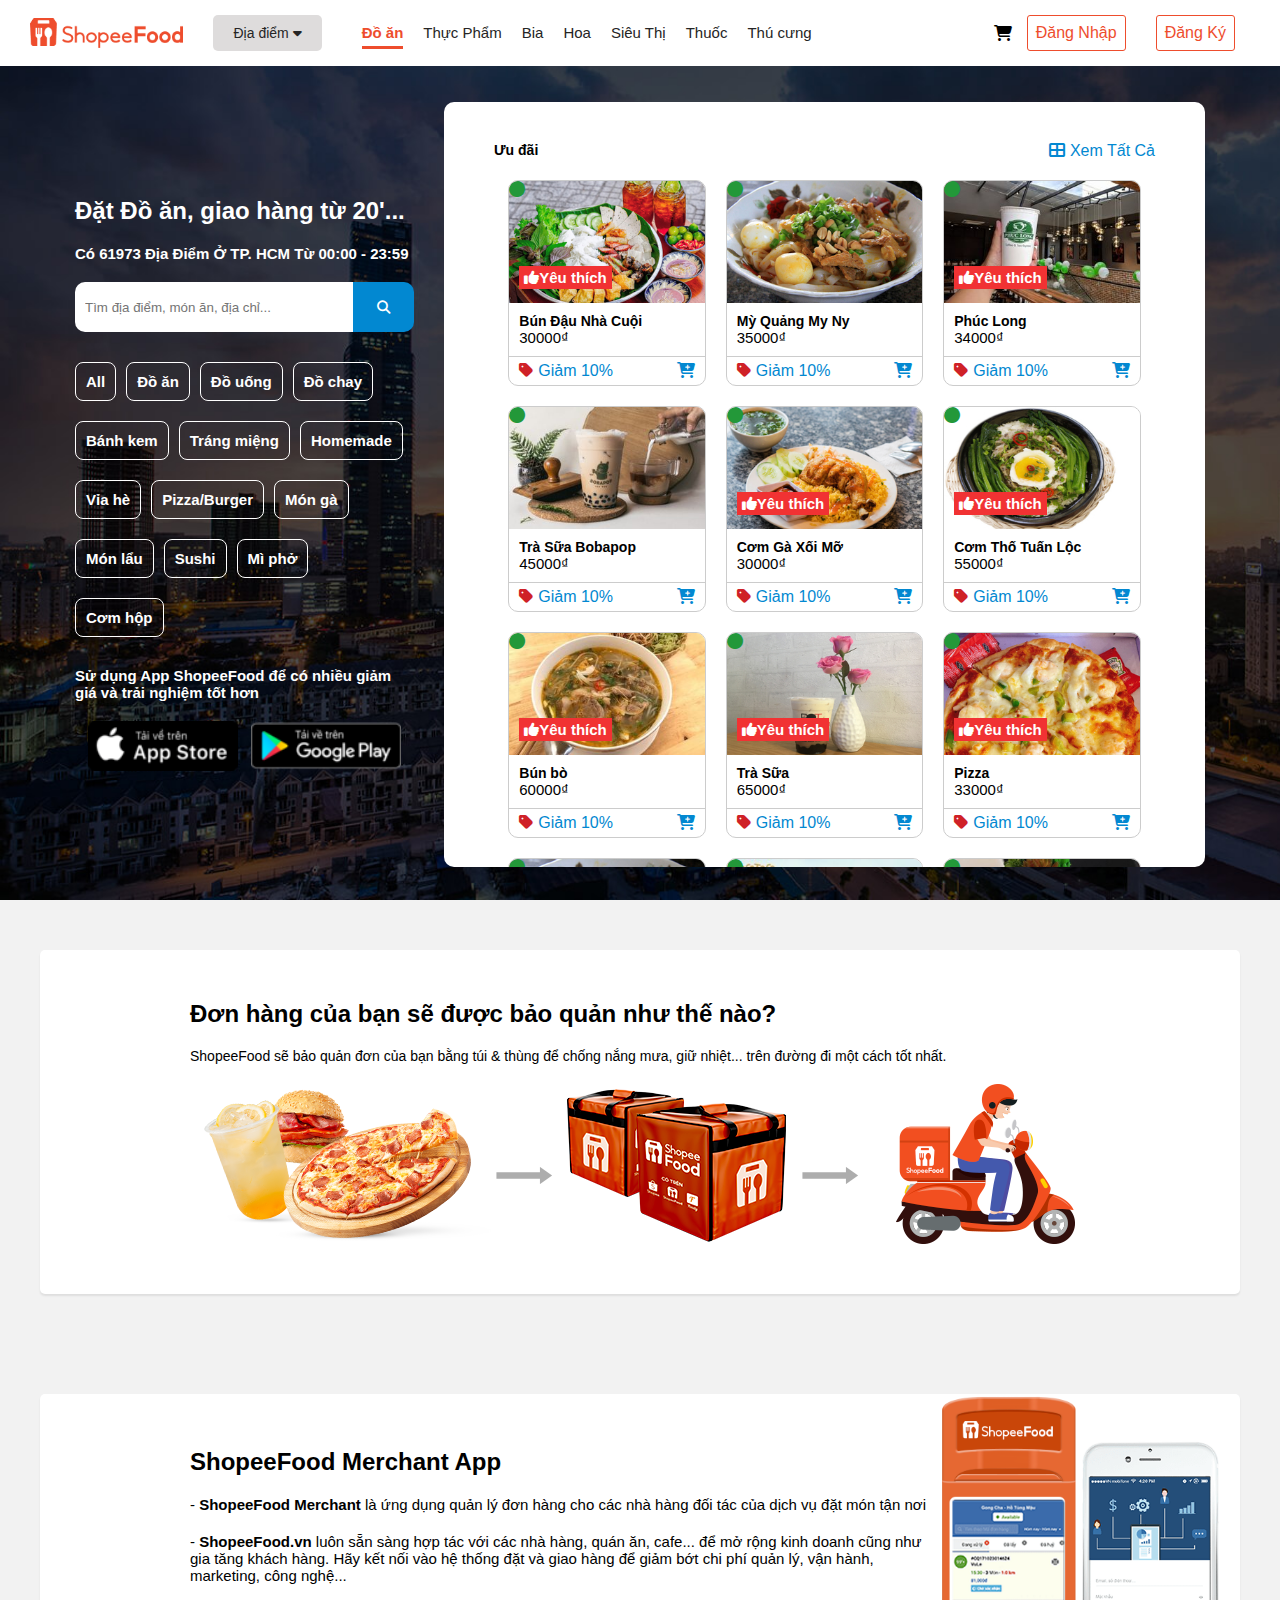
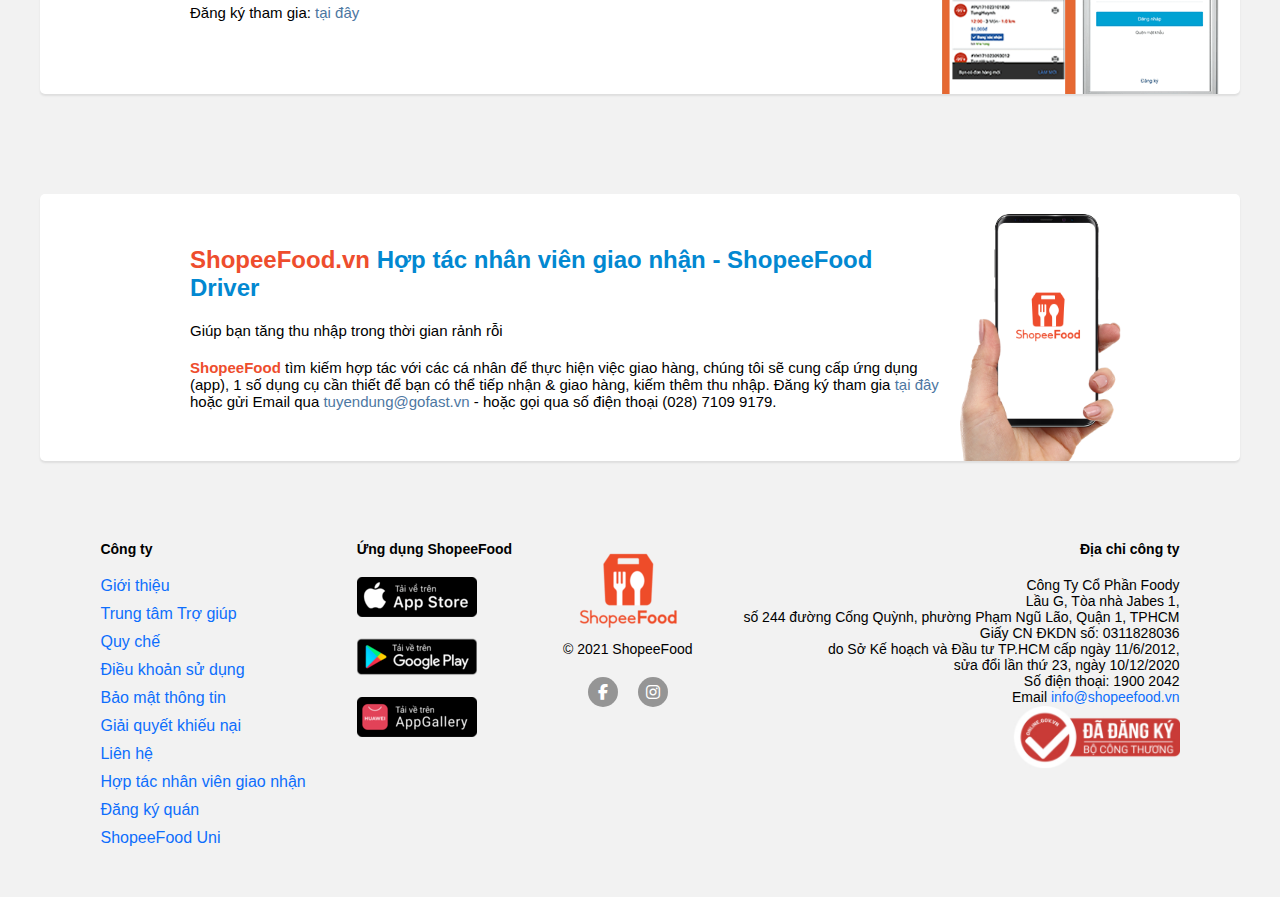
<file: index.html>
<!DOCTYPE html>
<html lang="en">

<head>
  <meta charset="UTF-8" />
  <meta http-equiv="X-UA-Compatible" content="IE=edge" />
  <meta name="viewport" content="width=device-width, initial-scale=1.0" />
  <title>Shoppe Food</title>
  <link rel="stylesheet" href="https://cdnjs.cloudflare.com/ajax/libs/font-awesome/6.1.1/css/all.min.css" />
  <link rel="stylesheet" href="./assets/styles/reset.css" />
  <link rel="stylesheet" href="./assets/styles/index.css" />
</head>

<body>
  <div class="wrapper">
    <nav class="navbar">
      <div class="navbar--container">
        <div class="navbar--left">
          <div class="navbar__logo" href="#">
            <a href="./index.html"><img src="./assets/images/shopeefoodvn.png" alt="logo" /></a>
          </div>
          <a class="navbar__location" href="#">
            Địa điểm
            <i class="fa-solid fa-caret-down"></i>
          </a>
          <ul class="navbar--categories">
            <li class="nav--item">
              <a class="nav--link active" href="index.html">Đồ ăn</a>
            </li>
            <li class="nav--item">
              <a class="nav--link" href="#">Thực Phẩm</a>
            </li>
            <li class="nav--item">
              <a class="nav--link" href="#">Bia</a>
            </li>
            <li class="nav--item">
              <a class="nav--link" href="#">Hoa</a>
            </li>
            <li class="nav--item">
              <a class="nav--link" href="#">Siêu Thị</a>
            </li>
            <li class="nav--item">
              <a class="nav--link" href="#">Thuốc</a>
            </li>
            <li class="nav--item">
              <a class="nav--link" href="#">Thú cưng</a>
            </li>
          </ul>
        </div>
        <div class="navbar--right">
          <i class="fas fa-shopping-cart" style="cursor: pointer;"></i>
          <div class="login">
            <a href="./login.html" class="login--btn">Đăng Nhập</a>
          </div>
          <div class="login">
            <a href="./register.html" class="login--btn">Đăng Ký</a>
          </div>
          <div class="navbar__menu--toggle">
            <i class="fa-solid fa-bars"></i>
          </div>
        </div>
      </div>
    </nav>

    <section class="main__banner">
      <div class="main__banner--content">
        <div class="main__banner--search">
          <h1>Đặt Đồ ăn, giao hàng từ 20'...</h1>
          <h3 class="my-20">Có 61973 Địa Điểm Ở TP. HCM Từ 00:00 - 23:59</h3>
          <div class="main__banner--input">
            <input type="text" placeholder="Tìm địa điểm, món ăn, địa chỉ..." />
            <button class="btn-primary" type="button">
              <i class="fas fa-search"></i>
            </button>
          </div>
          <div class="main__list--search">
            <div class="main__list--item">
              <h3>All</h3>
            </div>
            <div class="main__list--item">
              <h3>Đồ ăn</h3>
            </div>
            <div class="main__list--item">
              <h3>Đồ uống</h3>
            </div>
            <div class="main__list--item">
              <h3>Đồ chay</h3>
            </div>
            <div class="main__list--item">
              <h3>Bánh kem</h3>
            </div>
            <div class="main__list--item">
              <h3>Tráng miệng</h3>
            </div>
            <div class="main__list--item">
              <h3>Homemade</h3>
            </div>
            <div class="main__list--item">
              <h3>Vỉa hè</h3>
            </div>
            <div class="main__list--item">
              <h3>Pizza/Burger</h3>
            </div>
            <div class="main__list--item">
              <h3>Món gà</h3>
            </div>
            <div class="main__list--item">
              <h3>Món lẩu</h3>
            </div>
            <div class="main__list--item">
              <h3>Sushi</h3>
            </div>
            <div class="main__list--item">
              <h3>Mì phở</h3>
            </div>
            <div class="main__list--item">
              <h3>Cơm hộp</h3>
            </div>
          </div>
          <h3 class="my-20">
            Sử dụng App ShopeeFood để có nhiều giảm giá và trải nghiệm tốt hơn
          </h3>
          <div class="main__banner--app">
            <div>
              <a href="#!"><img class="app" src="./assets/images/AppStore-vn.png" alt="appstore" /></a>
            </div>
            <div>
              <a href="#!"><img class="app" src="./assets/images/PlayStore-vn.png" alt="playstore" /></a>
            </div>
          </div>
        </div>
        <div class="main__banner--restaurant">
          <div class="main__banner--endow">
            <h5>Ưu đãi</h5>
            <a href="#!"><i class="fas fa-th-large"></i>Xem Tất Cả</a>
          </div>
          <div class="main__banner--item">
            <i class="fas fa-circle stocking"></i>
            <h3 class="favorite"><i class="fas fa-thumbs-up"></i>Yêu thích</h3>
            <img src="./assets/images/items/bun-dau.jpg" alt="item" />
            <div class="name-and-address">
              <h5 title="Bún Đậu Nhà Cuội">Bún Đậu Nhà Cuội</h5>
              <h4>
                <span>30000₫</span>
              </h4>
            </div>
            <div class="discount text-blue">
              <div><i class="fas fa-tag icon-discount"></i>Giảm 10%</div>
              <div>
                <i class="fas fa-cart-plus mx-2"></i>
              </div>
            </div>
          </div>
          <div class="main__banner--item">
            <i class="fas fa-circle stocking"></i>
            <img src="./assets/images/items/mi-quang.jpg" alt="item" />
            <div class="name-and-address">
              <h5 title="Mỳ Quảng My Ny">Mỳ Quảng My Ny</h5>
              <h4>
                <span>35000₫</span>
              </h4>
            </div>
            <div class="discount text-blue">
              <div><i class="fas fa-tag icon-discount"></i>Giảm 10%</div>
              <div>
                <i class="fas fa-cart-plus mx-2"></i>
              </div>
            </div>
          </div>
          <div class="main__banner--item">
            <i class="fas fa-circle stocking"></i>
            <h3 class="favorite"><i class="fas fa-thumbs-up mx-1"></i>Yêu thích</h3>
            <img src="./assets/images/items/phuc-long.jpg" alt="item" />
            <div class="name-and-address">
              <h5 title="Phúc Long">Phúc Long</h5>
              <h4>
                <span>34000₫</span>
              </h4>
            </div>
            <div class="discount text-blue">
              <div><i class="fas fa-tag icon-discount"></i>Giảm 10%</div>
              <div>
                <i class="fas fa-cart-plus mx-2"></i>
              </div>
            </div>
          </div>
          <div class="main__banner--item">
            <i class="fas fa-circle stocking"></i>
            <img src="./assets/images/items/tra-sua.jpeg" alt="item" />
            <div class="name-and-address">
              <h5 title="Trà Sữa Bobapop">Trà Sữa Bobapop</h5>
              <h4>
                <span>45000₫</span>
              </h4>
            </div>
            <div class="discount text-blue">
              <div><i class="fas fa-tag icon-discount"></i>Giảm 10%</div>
              <div>
                <i class="fas fa-cart-plus mx-2"></i>
              </div>
            </div>
          </div>
          <div class="main__banner--item">
            <i class="fas fa-circle stocking"></i>
            <h3 class="favorite"><i class="fas fa-thumbs-up mx-1"></i>Yêu thích</h3>
            <img src="./assets/images/items/com-xoi.jpg" alt="item" />
            <div class="name-and-address">
              <h5 title="Cơm Gà Xối Mỡ">Cơm Gà Xối Mỡ</h5>
              <h4>
                <span>30000₫</span>
              </h4>
            </div>
            <div class="discount text-blue">
              <div><i class="fas fa-tag icon-discount"></i>Giảm 10%</div>
              <div>
                <i class="fas fa-cart-plus mx-2"></i>
              </div>
            </div>
          </div>
          <div class="main__banner--item">
            <i class="fas fa-circle stocking"></i>
            <h3 class="favorite"><i class="fas fa-thumbs-up mx-1"></i>Yêu thích</h3>
            <img src="./assets/images/items/com-tho.jpg" alt="item" />
            <div class="name-and-address">
              <h5 title="Cơm Thố Tuấn Lộc">Cơm Thố Tuấn Lộc</h5>
              <h4>
                <span>55000₫</span>
              </h4>
            </div>
            <div class="discount text-blue">
              <div><i class="fas fa-tag icon-discount"></i>Giảm 10%</div>
              <div>
                <i class="fas fa-cart-plus mx-2"></i>
              </div>
            </div>
          </div>
          <div class="main__banner--item">
            <i class="fas fa-circle stocking"></i>
            <h3 class="favorite"><i class="fas fa-thumbs-up mx-1"></i>Yêu thích</h3>
            <img src="./assets/images/items/item1.jpg" alt="item" />
            <div class="name-and-address">
              <h5 title="Bún bò">Bún bò</h5>
              <h4>
                <span>60000₫</span>
              </h4>
            </div>
            <div class="discount text-blue">
              <div><i class="fas fa-tag icon-discount"></i>Giảm 10%</div>
              <div>
                <i class="fas fa-cart-plus mx-2"></i>
              </div>
            </div>
          </div>
          <div class="main__banner--item">
            <i class="fas fa-circle stocking"></i>
            <h3 class="favorite"><i class="fas fa-thumbs-up mx-1"></i>Yêu thích</h3>
            <img src="./assets/images/items/item2.jpg" alt="item" />
            <div class="name-and-address">
              <h5 title="Trà Sữa">Trà Sữa</h5>
              <h4>
                <span>65000₫</span>
              </h4>
            </div>
            <div class="discount text-blue">
              <div><i class="fas fa-tag icon-discount"></i>Giảm 10%</div>
              <div>
                <i class="fas fa-cart-plus mx-2"></i>
              </div>
            </div>
          </div>
          <div class="main__banner--item">
            <i class="fas fa-circle stocking"></i>
            <h3 class="favorite"><i class="fas fa-thumbs-up mx-1"></i>Yêu thích</h3>
            <img src="./assets/images/items/pizza.jpg" alt="item" />
            <div class="name-and-address">
              <h5 title="Pizza">Pizza</h5>
              <h4>
                <span>33000₫</span>
              </h4>
            </div>
            <div class="discount text-blue">
              <div><i class="fas fa-tag icon-discount"></i>Giảm 10%</div>
              <div>
                <i class="fas fa-cart-plus mx-2"></i>
              </div>
            </div>
          </div>
          <div class="main__banner--item">
            <i class="fas fa-circle stocking"></i>
            <h3 class="favorite"><i class="fas fa-thumbs-up mx-1"></i>Yêu thích</h3>
            <img src="./assets/images/items/mi-quang2.jpg" alt="item" />
            <div class="name-and-address">
              <h5 title="Mì Quảng">Mì Quảng</h5>
              <h4>
                <span>45000</span>
              </h4>
            </div>
            <div class="discount text-blue">
              <div><i class="fas fa-tag icon-discount"></i>Giảm 10%</div>
              <div>
                <i class="fas fa-cart-plus mx-2"></i>
              </div>
            </div>
          </div>
          <div class="main__banner--item">
            <i class="fas fa-circle stocking"></i>
            <h3 class="favorite"><i class="fas fa-thumbs-up mx-1"></i>Yêu thích</h3>
            <img src="./assets/images/items/tocotoco.jpg" alt="item" />
            <div class="name-and-address">
              <h5 title="Trà Sữa Tocotoco">Trà Sữa Tocotoco</h5>
              <h4>
                <span>46000₫</span>
              </h4>
            </div>
            <div class="discount text-blue">
              <div><i class="fas fa-tag icon-discount"></i>Giảm 10%</div>
              <div>
                <i class="fas fa-cart-plus mx-2"></i>
              </div>
            </div>
          </div>
          <div class="main__banner--item">
            <i class="fas fa-circle stocking"></i>
            <h3 class="favorite"><i class="fas fa-thumbs-up mx-1"></i>Yêu thích</h3>
            <img src="./assets/images/items/nuoc-xoai-ep.jpg" alt="item" />
            <div class="name-and-address">
              <h5 title="Nước Xoài Ép">Nước Xoài Ép</h5>
              <h4>
                <span>44000₫</span>
              </h4>
            </div>
            <div class="discount text-blue">
              <div><i class="fas fa-tag icon-discount"></i>Giảm 10%</div>
              <div>
                <i class="fas fa-cart-plus mx-2"></i>
              </div>
            </div>
          </div>
        </div>
      </div>
    </section>
    <div class="introduction__section">
      <section class="now__corporation">
        <div class="now__corporation--preservation">
          <h2>Đơn hàng của bạn sẽ được bảo quản như thế nào?</h2>
          <p class="my-20">
            ShopeeFood sẽ bảo quản đơn của bạn bằng túi & thùng để chống nắng
            mưa, giữ nhiệt... trên đường đi một cách tốt nhất.
          </p>
          <div>
            <img src="./assets/images/Box-food-preservation-footer.png" alt="img-preservation" />
          </div>
        </div>
      </section>
      <section class="now__corporation">
        <div class="now__corporation--preservation merchant-app">
          <h2>ShopeeFood Merchant App</h2>
          <ul>
            <li>
              <h4 class="my-20">
                - <strong>ShopeeFood Merchant</strong> là ứng dụng quản lý đơn
                hàng cho các nhà hàng đối tác của dịch vụ đặt món tận nơi
              </h4>
            </li>
            <li>
              <h4>
                - <strong>ShopeeFood.vn</strong> luôn sẵn sàng hợp tác với các
                nhà hàng, quán ăn, cafe... để mở rộng kinh doanh cũng như gia
                tăng khách hàng. Hãy kết nối vào hệ thống đặt và giao hàng để
                giảm bớt chi phí quản lý, vận hành, marketing, công nghệ...
              </h4>
            </li>
            <li>
              <h4 class="my-20">
                Đăng ký tham gia: <a href="#!">
                  <span class="text-lightblue">tại đây</span>
                </a>
              </h4>
            </li>
          </ul>
        </div>
        <div class="img-reg-merchant">
          <img src="./assets/images/banner-phone-reg-merchant.png" alt="reg-merchant" />
        </div>
      </section>
      <section class="now__corporation">
        <div class="now__corporation--preservation merchant-app">
          <h2 class="text-blue">
            <a href="#!" class="text-orage">ShopeeFood.vn</a> Hợp tác nhân viên
            giao nhận - ShopeeFood Driver
          </h2>
          <ul>
            <li>
              <h4 class="my-20">Giúp bạn tăng thu nhập trong thời gian rảnh rỗi</h4>
            </li>
            <li>
              <h4>
                <strong class="text-orage">ShopeeFood</strong> tìm kiếm hợp tác
                với các cá nhân để thực hiện việc giao hàng, chúng tôi sẽ cung
                cấp ứng dụng (app), 1 số dụng cụ cần thiết để bạn có thể tiếp
                nhận & giao hàng, kiếm thêm thu nhập. Đăng ký tham gia
                <a href="#!" class="fw-bold text-lightblue">tại đây</a> hoặc gửi
                Email qua
                <a href="mailto:tuyendung@gofast.vn" class="text-lightblue fw-bold">tuyendung@gofast.vn</a>
                - hoặc gọi qua số điện thoại (028) 7109 9179.
              </h4>
            </li>
          </ul>
        </div>
        <div class="img-deliverynow">
          <img src="./assets/images/bg-deliverynow.png" alt="reg-merchant" />
        </div>
      </section>
    </div>
    <footer>
      <div class="footer__container">
        <div>
          <h5>Công ty</h5>
          <ul class="footer--introduce my-20">
            <li><a href="#!">Giới thiệu</a></li>
            <li><a href="#!">Trung tâm Trợ giúp</a></li>
            <li><a href="#!">Quy chế</a></li>
            <li><a href="#!">Điều khoản sử dụng</a></li>
            <li><a href="#!">Bảo mật thông tin</a></li>
            <li><a href="#!">Giải quyết khiếu nại</a></li>
            <li><a href="#!">Liên hệ</a></li>
            <li><a href="#!">Hợp tác nhân viên giao nhận</a></li>
            <li><a href="#!">Đăng ký quán</a></li>
            <li><a href="#!">ShopeeFood Uni</a></li>
          </ul>
        </div>
        <div>
          <h5>Ứng dụng ShopeeFood</h5>
          <div class="appstore my-20">
            <a href="#!"><img src="./assets/images/AppStore-vn.png" alt="appstore" /></a>
          </div>
          <div class="googleplay my-20">
            <a href="#!"><img src="./assets/images/PlayStore-vn.png" alt="playstore" /></a>
          </div>
          <div class="huawei my-20">
            <a href="#!"><img src="./assets/images/Huawei-gallery-vn.png" alt="huawei" /></a>
          </div>
        </div>
        <div>
          <div class="footer__copyright">
            <div class="footer__copyright--shoppe">
              <img src="./assets/images/Logo-ShopeefoodVN.png" alt="logo" />
            </div>
            <p>&copy 2021 ShopeeFood</p>
            <div class="footer__copyright--icon">
              <span class="facebook">
                <i class="icon fab fa-facebook-f"></i>
              </span>
              <span class="instagram">
                <i class="icon fab fa-instagram"></i>
              </span>
            </div>
          </div>
        </div>
        <div class="text-end">
          <h5 style="margin-bottom: 20px;">Địa chỉ công ty</h5>
          <p>Công Ty Cổ Phần Foody</p>
          <p>Lầu G, Tòa nhà Jabes 1,</p>
          <p>số 244 đường Cống Quỳnh, phường Phạm Ngũ Lão, Quận 1, TPHCM</p>
          <p>Giấy CN ĐKDN số: 0311828036</p>
          <p>do Sở Kế hoạch và Đầu tư TP.HCM cấp ngày 11/6/2012,</p>
          <p>sửa đổi lần thứ 23, ngày 10/12/2020</p>
          <p>Số điện thoại: 1900 2042</p>
          <p>
            Email <a href="mailto:info@shopeefood.vn">info@shopeefood.vn</a>
          </p>
          <div class="img-bocongthuong text-end">
            <img src="./assets/images/gov_seals1.jpg" alt="bocongthuong" />
          </div>
        </div>
      </div>
    </footer>
  </div>
</body>

</html>
</file>
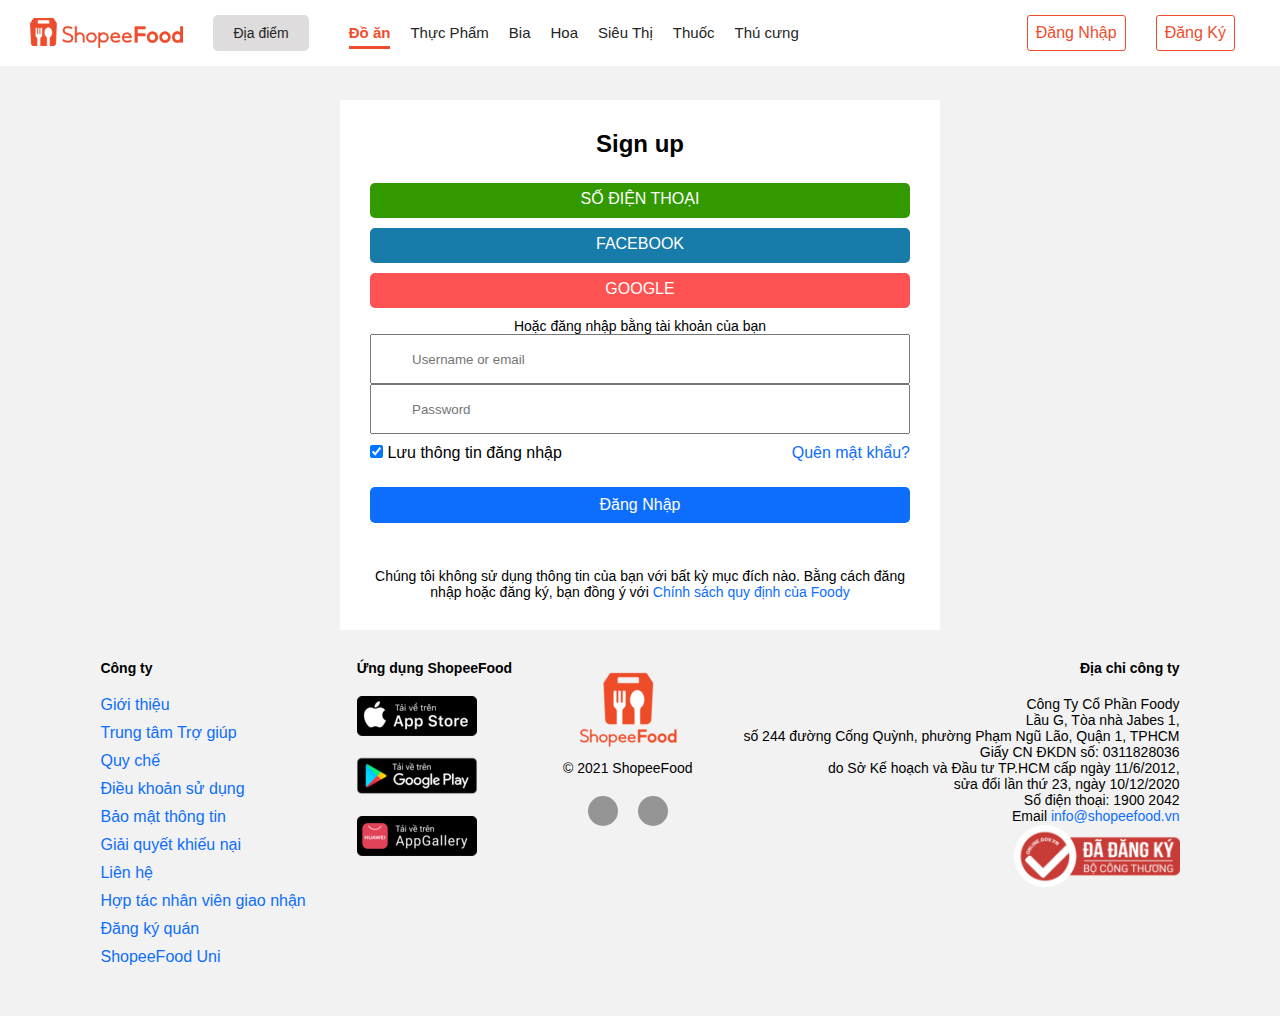
<file: login.html>
<!DOCTYPE html>
<html lang="en">

<head>
    <meta charset="UTF-8">
    <meta http-equiv="X-UA-Compatible" content="IE=edge">
    <meta name="viewport" content="width=device-width, initial-scale=1.0">
    <title>Log In</title>
    <link rel="stylesheet" href="https://cdnjs.cloudflare.com/ajax/libs/font-awesome/6.1.1/css/all.min.css"
        integrity="sha512-KfkfwYDsLkIlwQp6LFnl8zNdLGxu9YAA1QvwINks4PhcElQSvqcyVLLD9aMhXd13uQjoXtEKNosOWaZqXgel0g=="
        crossorigin="anonymous" referrerpolicy="no-referrer" />
    <link rel="stylesheet" href="./assets/styles/reset.css" />
    <link rel="stylesheet" href="./assets/styles/login.css">
</head>

<body>
    <div class="wrapper">
        <nav class="navbar">
            <div class="navbar--container">
                <div class="navbar--left">
                    <div class="navbar__logo" href="#">
                        <a href="./index.html"><img src="./assets/images/shopeefoodvn.png" alt="logo" /></a>
                    </div>
                    <a class="navbar__location" href="#">
                        Địa điểm
                        <i class="fa-solid fa-caret-down"></i>
                    </a>
                    <ul class="navbar--categories">
                        <li class="nav--item">
                            <a class="nav--link active" href="index.html">Đồ ăn</a>
                        </li>
                        <li class="nav--item">
                            <a class="nav--link" href="#">Thực Phẩm</a>
                        </li>
                        <li class="nav--item">
                            <a class="nav--link" href="#">Bia</a>
                        </li>
                        <li class="nav--item">
                            <a class="nav--link" href="#">Hoa</a>
                        </li>
                        <li class="nav--item">
                            <a class="nav--link" href="#">Siêu Thị</a>
                        </li>
                        <li class="nav--item">
                            <a class="nav--link" href="#">Thuốc</a>
                        </li>
                        <li class="nav--item">
                            <a class="nav--link" href="#">Thú cưng</a>
                        </li>
                    </ul>
                </div>
                <div class="navbar--right">
                    <i class="fas fa-shopping-cart" style="cursor: pointer;"></i>
                    <div class="login">
                        <a href="./login.html" class="login--btn">Đăng Nhập</a>
                    </div>
                    <div class="login">
                        <a href="./register.html" class="login--btn">Đăng Ký</a>
                    </div>
                </div>
            </div>

        </nav>

        <!-- Form Login -->
        <div class="formLogin__container">
            <div class="loginShoppe text-center">
                <h2 class="formLogin__title">Sign up</h2>
                <div class="phoneNumber btnSignUp"><i class="fas fa-mobile-alt icon-contact"></i>SỐ ĐIỆN THOẠI</div>
                <div class="loginFacebook btnSignUp"><i class="fab fa-facebook icon-contact"></i>FACEBOOK</div>
                <div class="loginGoogle btnSignUp"><i class="fab fa-google-plus icon-contact"></i>GOOGLE</div>
                <p>Hoặc đăng nhập bằng tài khoản của bạn</p>
                <form action="#">
                    <div class="userNamePassword">
                        <i class="far fa-envelope formLogin--icon"></i>
                        <input type="text" placeholder="Username or email" required>
                        <i class="fas fa-lock formLogin--icon"></i>
                        <input type="password" placeholder="Password" required>
                    </div>
                    <div class="forgetPass">
                        <div>
                            <input type="checkbox" id="agree" checked>
                            <label for="agree">Lưu thông tin đăng nhập</label>
                        </div>
                        <div>
                            <a href="#">Quên mật khẩu?</a>
                        </div>
                    </div>
                    <button type="button" class="btnSubmit">Đăng
                        Nhập</button>
                </form>
                <p class="rules">Chúng tôi không sử dụng thông tin của bạn với bất kỳ mục đích nào. Bằng cách đăng nhập
                    hoặc
                    đăng ký, bạn đồng ý với <a href=""> Chính sách quy định của Foody</a></p>
            </div>
        </div>


        <!-- Footer Shoppe -->
        <footer>
            <div class="footer__container">
                <div>
                    <h5>Công ty</h5>
                    <ul class="footer--introduce my-20">
                        <li><a href="#!">Giới thiệu</a></li>
                        <li><a href="#!">Trung tâm Trợ giúp</a></li>
                        <li><a href="#!">Quy chế</a></li>
                        <li><a href="#!">Điều khoản sử dụng</a></li>
                        <li><a href="#!">Bảo mật thông tin</a></li>
                        <li><a href="#!">Giải quyết khiếu nại</a></li>
                        <li><a href="#!">Liên hệ</a></li>
                        <li><a href="#!">Hợp tác nhân viên giao nhận</a></li>
                        <li><a href="#!">Đăng ký quán</a></li>
                        <li><a href="#!">ShopeeFood Uni</a></li>
                    </ul>
                </div>
                <div>
                    <h5>Ứng dụng ShopeeFood</h5>
                    <div class="appstore my-20">
                        <a href="#!"><img src="./assets/images/AppStore-vn.png" alt="appstore" /></a>
                    </div>
                    <div class="googleplay my-20">
                        <a href="#!"><img src="./assets/images/PlayStore-vn.png" alt="playstore" /></a>
                    </div>
                    <div class="huawei my-20">
                        <a href="#!"><img src="./assets/images/Huawei-gallery-vn.png" alt="huawei" /></a>
                    </div>
                </div>
                <div>
                    <div class="footer__copyright">
                        <div class="footer__copyright--shoppe">
                            <img src="./assets/images/Logo-ShopeefoodVN.png" alt="logo" />
                        </div>
                        <p>&copy 2021 ShopeeFood</p>
                        <div class="footer__copyright--icon">
                            <span class="facebook">
                                <i class="icon fab fa-facebook-f"></i>
                            </span>
                            <span class="instagram">
                                <i class="icon fab fa-instagram"></i>
                            </span>
                        </div>
                    </div>
                </div>
                <div class="text-end">
                    <h5 style="margin-bottom: 20px;">Địa chỉ công ty</h5>
                    <p>Công Ty Cổ Phần Foody</p>
                    <p>Lầu G, Tòa nhà Jabes 1,</p>
                    <p>số 244 đường Cống Quỳnh, phường Phạm Ngũ Lão, Quận 1, TPHCM</p>
                    <p>Giấy CN ĐKDN số: 0311828036</p>
                    <p>do Sở Kế hoạch và Đầu tư TP.HCM cấp ngày 11/6/2012,</p>
                    <p>sửa đổi lần thứ 23, ngày 10/12/2020</p>
                    <p>Số điện thoại: 1900 2042</p>
                    <p>
                        Email <a href="mailto:info@shopeefood.vn">info@shopeefood.vn</a>
                    </p>
                    <div class="img-bocongthuong text-end">
                        <img src="./assets/images/gov_seals1.jpg" alt="bocongthuong" />
                    </div>
                </div>
            </div>
        </footer>
    </div>
</body>

</html>
</file>
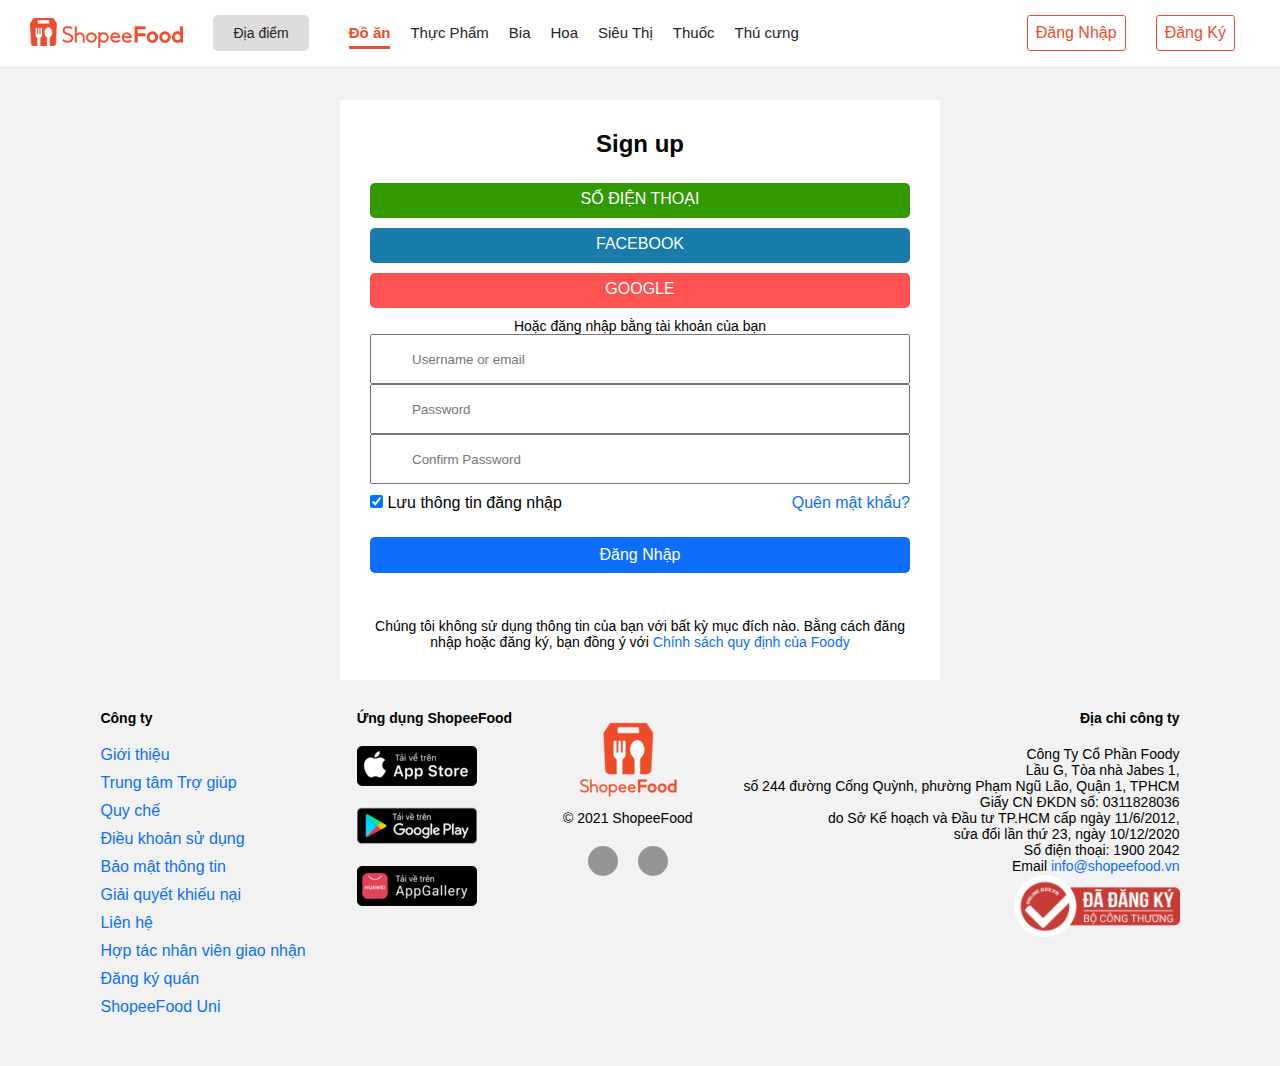
<file: register.html>
<!DOCTYPE html>
<html lang="en">

<head>
    <meta charset="UTF-8">
    <meta http-equiv="X-UA-Compatible" content="IE=edge">
    <meta name="viewport" content="width=device-width, initial-scale=1.0">
    <title>Log In</title>
    <link rel="stylesheet" href="https://cdnjs.cloudflare.com/ajax/libs/font-awesome/6.1.1/css/all.min.css"
        integrity="sha512-KfkfwYDsLkIlwQp6LFnl8zNdLGxu9YAA1QvwINks4PhcElQSvqcyVLLD9aMhXd13uQjoXtEKNosOWaZqXgel0g=="
        crossorigin="anonymous" referrerpolicy="no-referrer" />
    <link rel="stylesheet" href="./assets/styles/reset.css" />
    <link rel="stylesheet" href="./assets/styles/login.css">
</head>

<body>
    <div class="wrapper">
        <nav class="navbar">
            <div class="navbar--container">
                <div class="navbar--left">
                    <div class="navbar__logo" href="#">
                        <a href="./index.html"><img src="./assets/images/shopeefoodvn.png" alt="logo" /></a>
                    </div>
                    <a class="navbar__location" href="#">
                        Địa điểm
                        <i class="fa-solid fa-caret-down"></i>
                    </a>
                    <ul class="navbar--categories">
                        <li class="nav--item">
                            <a class="nav--link active" href="index.html">Đồ ăn</a>
                        </li>
                        <li class="nav--item">
                            <a class="nav--link" href="#">Thực Phẩm</a>
                        </li>
                        <li class="nav--item">
                            <a class="nav--link" href="#">Bia</a>
                        </li>
                        <li class="nav--item">
                            <a class="nav--link" href="#">Hoa</a>
                        </li>
                        <li class="nav--item">
                            <a class="nav--link" href="#">Siêu Thị</a>
                        </li>
                        <li class="nav--item">
                            <a class="nav--link" href="#">Thuốc</a>
                        </li>
                        <li class="nav--item">
                            <a class="nav--link" href="#">Thú cưng</a>
                        </li>
                    </ul>
                </div>
                <div class="navbar--right">
                    <i class="fas fa-shopping-cart" style="cursor: pointer;"></i>
                    <div class="login">
                        <a href="./login.html" class="login--btn">Đăng Nhập</a>
                    </div>
                    <div class="login">
                        <a href="./register.html" class="login--btn">Đăng Ký</a>
                    </div>
                </div>
            </div>

        </nav>

        <!-- Form Login -->
        <div class="formLogin__container">
            <div class="loginShoppe text-center">
                <h2 class="formLogin__title">Sign up</h2>
                <div class="phoneNumber btnSignUp"><i class="fas fa-mobile-alt icon-contact"></i>SỐ ĐIỆN THOẠI</div>
                <div class="loginFacebook btnSignUp"><i class="fab fa-facebook icon-contact"></i>FACEBOOK</div>
                <div class="loginGoogle btnSignUp"><i class="fab fa-google-plus icon-contact"></i>GOOGLE</div>
                <p>Hoặc đăng nhập bằng tài khoản của bạn</p>
                <form action="#">
                    <div class="userNamePassword">
                        <i class="far fa-envelope formLogin--icon"></i>
                        <input type="text" placeholder="Username or email" required>
                        <i class="fas fa-lock formLogin--icon"></i>
                        <input type="password" placeholder="Password" required>
                        <i class="fas fa-lock formLogin--icon"></i>
                        <input type="password" placeholder="Confirm Password" required>
                    </div>
                    <div class="forgetPass">
                        <div>
                            <input type="checkbox" checked>
                            <label for="agree">Lưu thông tin đăng nhập</label>
                        </div>
                        <div>
                            <a href="#">Quên mật khẩu?</a>
                        </div>
                    </div>
                    <button type="button" class="btnSubmit">Đăng
                        Nhập</button>
                </form>
                <p class="rules">Chúng tôi không sử dụng thông tin của bạn với bất kỳ mục đích nào. Bằng cách đăng nhập
                    hoặc
                    đăng ký, bạn đồng ý với <a href=""> Chính sách quy định của Foody</a></p>
            </div>
        </div>


        <!-- Footer Shoppe -->
        <footer>
            <div class="footer__container">
                <div>
                    <h5>Công ty</h5>
                    <ul class="footer--introduce my-20">
                        <li><a href="#!">Giới thiệu</a></li>
                        <li><a href="#!">Trung tâm Trợ giúp</a></li>
                        <li><a href="#!">Quy chế</a></li>
                        <li><a href="#!">Điều khoản sử dụng</a></li>
                        <li><a href="#!">Bảo mật thông tin</a></li>
                        <li><a href="#!">Giải quyết khiếu nại</a></li>
                        <li><a href="#!">Liên hệ</a></li>
                        <li><a href="#!">Hợp tác nhân viên giao nhận</a></li>
                        <li><a href="#!">Đăng ký quán</a></li>
                        <li><a href="#!">ShopeeFood Uni</a></li>
                    </ul>
                </div>
                <div>
                    <h5>Ứng dụng ShopeeFood</h5>
                    <div class="appstore my-20">
                        <a href="#!"><img src="./assets/images/AppStore-vn.png" alt="appstore" /></a>
                    </div>
                    <div class="googleplay my-20">
                        <a href="#!"><img src="./assets/images/PlayStore-vn.png" alt="playstore" /></a>
                    </div>
                    <div class="huawei my-20">
                        <a href="#!"><img src="./assets/images/Huawei-gallery-vn.png" alt="huawei" /></a>
                    </div>
                </div>
                <div>
                    <div class="footer__copyright">
                        <div class="footer__copyright--shoppe">
                            <img src="./assets/images/Logo-ShopeefoodVN.png" alt="logo" />
                        </div>
                        <p>&copy 2021 ShopeeFood</p>
                        <div class="footer__copyright--icon">
                            <span class="facebook">
                                <i class="icon fab fa-facebook-f"></i>
                            </span>
                            <span class="instagram">
                                <i class="icon fab fa-instagram"></i>
                            </span>
                        </div>
                    </div>
                </div>
                <div class="text-end">
                    <h5 style="margin-bottom: 20px;">Địa chỉ công ty</h5>
                    <p>Công Ty Cổ Phần Foody</p>
                    <p>Lầu G, Tòa nhà Jabes 1,</p>
                    <p>số 244 đường Cống Quỳnh, phường Phạm Ngũ Lão, Quận 1, TPHCM</p>
                    <p>Giấy CN ĐKDN số: 0311828036</p>
                    <p>do Sở Kế hoạch và Đầu tư TP.HCM cấp ngày 11/6/2012,</p>
                    <p>sửa đổi lần thứ 23, ngày 10/12/2020</p>
                    <p>Số điện thoại: 1900 2042</p>
                    <p>
                        Email <a href="mailto:info@shopeefood.vn">info@shopeefood.vn</a>
                    </p>
                    <div class="img-bocongthuong text-end">
                        <img src="./assets/images/gov_seals1.jpg" alt="bocongthuong" />
                    </div>
                </div>
            </div>
        </footer>
    </div>
</body>

</html>
</file>
<file: assets/styles/index.css>
html {
  font-family: Arial, sans-serif;
}


.wrapper {
  width: 100%;
  background-color: #f2f2f2;
}

.back-top {
  position: fixed;
  cursor: pointer;
  padding: 5px 15px;
  border-radius: 50%;
  background-color: #959595;
  font-size: 30px;
  bottom: 20px;
  right: 20px;
}

ul {
  padding-left: 0px;
}

li {
  list-style-type: none;
}

a {
  text-decoration: none;
  color: #0d6efd;
}

p {
  font-size: 14px;
  margin-bottom: 0px !important;
}

h1 {
  margin: 0px;
  color: #fff;
  font-size: 24px;
}

h2 {
  font-size: 24px;
}

h3 {
  font-size: 15px;
  color: #fff;
  margin: 0px;
}

h4 {
  font-size: 15px;
  font-weight: inherit;
}

h5 {
  font-size: 14px;
  font-weight: bold;
}

h6 {
  font-size: 12px;
  opacity: 0.9;
}

.my-20 {
  margin: 20px 0 !important;
}


.text-center {
  display: flex;
  align-self: start;
  flex-direction: column;
}

.text-end {
  display: flex;
  align-items: end;
  flex-direction: column;
}

.text-orage {
  color: #ee4d2d;
}

.text-blue {
  color: #0288d1;
}

.text-lightblue {
  font-style: bold !important;
  color: #4d77a2;
}

.text-line-through {
  text-decoration: line-through !important;
}

.navbar {
  background-color: #fff;
  width: 100%;
  position: fixed;
  padding: 15px 30px;
  z-index: 1000;
  top: 0;
}

.navbar--container {
  height: 100%;
  display: flex;
  align-items: center;
  justify-content: space-between;
  max-width: 1500px !important;
  margin: 0 auto !important;
}

.navbar--left,
.navbar--right {
  display: flex;
  flex-direction: row;
  align-items: center;
}

.navbar__logo {
  height: 30px;
  margin-right: 30px;
}

.navbar__logo img {
  height: 100%;
}

.navbar__location {
  font-size: 14px;
  padding: 10px 20px;
  background-color: rgb(222, 220, 220);
  border-radius: 5px;
  color: #252525;
}

.navbar--categories {
  display: flex;
  flex-direction: row;
  margin-left: 30px;
}

.navbar--categories .nav--item {
  padding: 0 10px;
}

.navbar--categories .nav--item .active {
  padding-bottom: 5px;
  font-weight: bold;
  color: #ee4d2d;
  border-bottom: 3px solid #ee4d2d;
}

.nav--item .nav--link {
  color: #252525;
  font-size: 15px;
}

.nav--item .nav--link:hover {
  color: #ee4d2d;
}


.login {
  padding: 8px;
  border-radius: 3px;
  margin: 0px 15px;
  border: 1px solid #ee4d2d;
}

.login .login--btn {
  color: #ee4d2d;
}

.navbar__menu--toggle {
  display: none;
}

.main__banner {
  display: flex;
  align-items: center;
  padding: 68px 75px 0;
  background-image: url(../images/main-banner.jpg);
  background-size: cover;
  height: 100vh;
}

.main__banner--content {
  display: flex;
  justify-content: space-between;
  align-items: center;
}

.main__banner--search {
  min-width: 30%;
}

.main__banner--input {
  display: flex;
  justify-content: center;
  height: 50px;
  margin: 20px 0;
}

.main__banner--input>input {
  padding: 20px 10px;
  width: 100%;
  border-radius: 10px 0 0 10px;
  border: none;
}

.main__banner--input .btn-primary {
  width: 75px;
  border-radius: 0 10px 10px 0;
  border: none;
  background-color: #0288d1;
  color: #fff;
}

.main__banner--input .btn-primary:hover {
  background-color: #75c9f6
}

.main__list--search {
  width: 100%;
  display: flex;
  flex-wrap: wrap;
}

.main__list--item {
  margin: 10px 10px 10px 0px;
  border: 1px solid #fff;
  padding: 10px;
  border-radius: 8px;
  cursor: pointer;
}

.main__list--item:hover {
  background-color: #fff;
}

.main__list--item:hover h3 {
  color: #000;
}

.main__banner--app {
  display: flex;
  justify-content: space-evenly;
  height: 50px
}

.main__banner--app img {
  height: 100%;
}

.main__banner--restaurant {
  border-radius: 10px;
  padding: 30px 40px;
  display: flex;
  flex-wrap: wrap;
  justify-content: center;
  margin-left: 30px;
  background-color: #fff;
  height: 85vh;
  overflow: auto;
  overflow: -moz-scrollbars-none;
  -ms-overflow-style: none;
}

.main__banner--endow {
  display: flex;
  justify-content: space-between;
  width: 100%;
  margin: 10px;
}

.main__banner--endow>a {
  color: #0288d1;
}

.main__banner--endow i {
  margin-right: 5px;
}

.main__banner--item {
  position: relative;
  cursor: pointer;
  overflow: hidden;
  border: 1px solid #ccc;
  border-radius: 10px;
  margin: 10px;
  width: 29%;
  float: left;
}

.main__banner--restaurant::-webkit-scrollbar {
  width: 0 !important;
  display: none;
}

.main__banner--item .stocking {
  position: absolute;
  color: #239839;
}

.main__banner--item .favorite {
  padding: 3px 5px;
  background-color: #f13233;
  position: absolute;
  bottom: 6rem;
  left: 10px;
}

.main__banner--item img {
  width: 600px;
}

.main__banner--item .name-and-address {
  padding: 10px;
}

.main__banner--item .discount {
  display: flex;
  justify-content: space-between;
  padding: 5px 10px;
  border-top: 1px solid #ccc;
}

.main__banner--item .icon-discount {
  color: #cf2127;
  margin-right: 5px;
}

.main__banner--item:hover {
  box-shadow: 0 2px 10px;
}

.introduction__section {
  display: flex;
  justify-content: center;
  flex-direction: column;
  width: 100%;
  padding: 0 20px;
}

.now__corporation {
  display: flex;
  align-items: center;
  width: 1200px;
  margin: 50px auto;
  background-color: #fff;
  box-shadow: 0 2px 2px 0 rgb(50 50 50 / 10%);
  border-radius: 5px;
}

.now__corporation--preservation {
  height: 100%;
  padding: 50px 0px 50px 150px;
}

.now__corporation .merchant-app {
  width: 75%;
}

.now__corporation .img-reg-merchant {
  height: 300px;
}

.now__corporation .img-reg-merchant img {
  height: 100%;
}

.now__corporation .img-deliverynow {
  margin-top: 20px;
  margin-left: 20px;
  width: 170px;
}

footer {
  padding: 30px 75px;
  background-color: #f2f2f2;
  width: 100%;
}

.footer__container {
  display: flex;
  justify-content: space-around;
}

.footer--introduce>li {
  margin: 10px 0;
}

.footer--introduce a:hover {
  color: #ee4d2d;
}

.footer__copyright {
  display: flex;
  align-items: center;
  flex-direction: column;
}

.footer__copyright--shoppe {
  width: 100px;
  cursor: pointer;
}

.footer__copyright--shoppe>img {
  width: 100%;
}

.footer__copyright--icon {
  display: flex;
  padding: 10px;
}

.facebook,
.instagram {
  display: inline-block;
  display: flex;
  align-items: center;
  justify-content: center;
  border-radius: 50%;
  background-color: #959595;
  width: 30px;
  height: 30px;
  color: #fff;
  cursor: pointer;
  margin: 10px;
}

.facebook:hover {
  background-color: #0288d1;
}

.instagram:hover {
  background-color: #ba30a7;
}

.link-icon {
  display: flex;
  justify-content: space-around;
}

.link-icon .icon {
  font-size: 16px;
  line-height: 30px;
}

.img-bocongthuong {
  width: 170px;
  cursor: pointer;
}

.img-bocongthuong img {
  width: 100%;
}

@media (max-width: 1199.98px) {

  .navbar__menu--toggle {
    display: block;
    margin-left: 15px;
    border: 1px solid #000;
    padding: 5px 10px;
    border-radius: 3px;
    cursor: pointer;
  }

  .navbar__location,
  .navbar--categories {
    display: none;
  }

  .main__banner {
    display: block;
    padding: 0 20px 40px;
    margin-top: 84px;
    height: 100%;
  }

  .main__banner--content {
    display: block;
    padding: 20px 0;
  }


  .main__banner--restaurant {
    margin-top: 30px;
    margin-left: 0;
    padding: 20px;
  }


  .now__corporation {
    width: 94%;
    padding: 0;
    margin: 20px;
    flex-direction: column;
  }

  .now__corporation .merchant-app {
    width: 100%;
  }

  .now__corporation--preservation {
    padding: 10px 30px;
  }
}

@media (max-width: 576px) {
  .login {
    font-size: 11px;
    margin: 0 5px;
    padding: 5px;
    min-width: 70px;
    text-align: center;
  }

  .fa-shopping-cart {
    margin-right: 10px;
  }

  .navbar {
    padding: 15px;
  }

  .navbar__menu--toggle {
    margin-left: 0;
  }

  .main__list--search {
    display: none;
  }

  .main__banner--restaurant {
    padding: 5px;
  }

  .main__banner--item {
    width: 40%;
  }

  .main__banner--item .favorite {
    bottom: 7.5rem;
    left: 0;
    font-size: 11px;
  }

  footer {
    padding: 10px;
    align-content: center;
    justify-content: center;
  }

  .footer__container {
    flex-direction: column;
    text-align: -webkit-center;
  }

  .text-end {
    align-items: center;
  }
}
</file>
<file: assets/styles/login.css>
html {
  font-family: Arial, sans-serif;
}


.wrapper {
  width: 100%;
  background-color: #f2f2f2;
}

.back-top {
  position: fixed;
  cursor: pointer;
  padding: 5px 15px;
  border-radius: 50%;
  background-color: #959595;
  font-size: 30px;
  bottom: 20px;
  right: 20px;
}

ul {
  padding-left: 0px;
}

li {
  list-style-type: none;
}

a {
  text-decoration: none;
  color: #0d6efd;
}

p {
  font-size: 14px;
  margin-bottom: 0px !important;
}

h1 {
  margin: 0px;
  color: #fff;
  font-size: 24px;
}

h2 {
  font-size: 24px;
}

h3 {
  font-size: 15px;
  color: #fff;
  margin: 0px;
}

h4 {
  font-size: 15px;
  font-weight: inherit;
}

h5 {
  font-size: 14px;
  font-weight: bold;
}

h6 {
  font-size: 12px;
  opacity: 0.9;
}

.my-20 {
  margin: 20px 0 !important;
}


.text-center {
  text-align: center !important;
}

.text-end {
  display: flex;
  align-items: end;
  flex-direction: column;
}

.text-orage {
  color: #ee4d2d;
}

.text-blue {
  color: #0288d1;
}

.text-lightblue {
  font-style: bold !important;
  color: #4d77a2;
}

.text-line-through {
  text-decoration: line-through !important;
}

.navbar {
  background-color: #fff;
  width: 100%;
  position: fixed;
  padding: 15px 30px;
  z-index: 1000;
  top: 0;
}

.navbar--container {
  height: 100%;
  display: flex;
  align-items: center;
  justify-content: space-between;
  max-width: 1500px !important;
  margin: 0 auto !important;
}

.navbar--left,
.navbar--right {
  display: flex;
  flex-direction: row;
  align-items: center;
}

.navbar__logo {
  height: 30px;
  margin-right: 30px;
}

.navbar__logo img {
  height: 100%;
}

.navbar__location {
  font-size: 14px;
  padding: 10px 20px;
  background-color: rgb(222, 220, 220);
  border-radius: 5px;
  color: #252525;
}

.navbar--categories {
  display: flex;
  flex-direction: row;
  margin-left: 30px;
}

.navbar--categories .nav--item {
  padding: 0 10px;
}

.navbar--categories .nav--item .active {
  padding-bottom: 5px;
  font-weight: bold;
  color: #ee4d2d;
  border-bottom: 3px solid #ee4d2d;
}

.nav--item .nav--link {
  color: #252525;
  font-size: 15px;
}

.nav--item .nav--link:hover {
  color: #ee4d2d;
}


.login {
  padding: 8px;
  border-radius: 3px;
  margin: 0px 15px;
  border: 1px solid #ee4d2d;
  text-align: center;
}

.login .login--btn {
  color: #ee4d2d;
}

.formLogin__container {
  padding-top: 100px;
  display: flex;
  justify-content: center;
}

.loginShoppe {
  max-width: 600px;
  background-color: #fff;
  padding: 30px;
}
.formLogin__title {
  padding-bottom: 15px;
}
.btnSignUp {
  border-radius: 5px;
  line-height: 2;
  cursor: pointer;
  color: #fff;
  width: 100%;
  height: 35px;
  margin: 10px auto;


}

.icon-contact {
  font-size: 25px;
  position: relative;
  float: left;
  top: 5px;
  left: 10px;
}

.btnSignUp:hover {
  opacity: 0.8;
}

.phoneNumber {
  background-color: #329900;
}

.loginFacebook {
  background-color: #187caa;
}

.loginGoogle {
  background-color: #ff5252;
}

.userNamePassword input {
  height: 50px;
  width: 100%;
  padding-left: 40px;
}

.forgetPass {
  display: flex;
  justify-content: space-between;
  margin: 10px 0;
}

.btnSubmit {
  width: 100%;
  background-color: #0d6efd;
  border: none;
  height: 36px;
  border-radius: 5px;
  color: #fff;
  font-size: 16px;
  margin: 15px 0;
}

.btnSubmit:hover {
  opacity: 0.8;
}

.formLogin--icon {
  opacity: 0.8;
  position: relative;
  top: 35px;
  left: -46%;
}


.rules {
  margin: 30px 0px;
}

/* footer */
footer {
  padding: 30px 75px;
  background-color: #f2f2f2;
  width: 100%;
}

.footer__container {
  display: flex;
  justify-content: space-around;
}

.footer--introduce>li {
  margin: 10px 0;
}

.footer--introduce a:hover {
  color: #ee4d2d;
}

.footer__copyright {
  display: flex;
  align-items: center;
  flex-direction: column;
}

.footer__copyright--shoppe {
  width: 100px;
  cursor: pointer;
}

.footer__copyright--shoppe>img {
  width: 100%;
}

.footer__copyright--icon {
  display: flex;
  padding: 10px;
}

.facebook,
.instagram {
  display: inline-block;
  display: flex;
  align-items: center;
  justify-content: center;
  border-radius: 50%;
  background-color: #959595;
  width: 30px;
  height: 30px;
  color: #fff;
  cursor: pointer;
  margin: 10px;
}

.facebook:hover {
  background-color: #0288d1;
}

.instagram:hover {
  background-color: #ba30a7;
}

.link-icon {
  display: flex;
  justify-content: space-around;
}

.link-icon .icon {
  font-size: 16px;
  line-height: 30px;
}

.img-bocongthuong {
  width: 170px;
  cursor: pointer;
}

.img-bocongthuong img {
  width: 100%;
}

@media (max-width: 1199.98px) {
  .wrapper {
    background-color: #fff;
  }
  .navbar__location,
  .navbar--categories {
    display: none;
  }
  footer {
    display: none;
  }
}

@media (max-width: 576px) {
  .login {
    font-size: 11px;
    margin: 0 5px;
    padding: 5px;
    min-width: 70px;
    text-align: center;
  }
  .formLogin__container {
    padding-top: 50px;
  }
}
</file>
